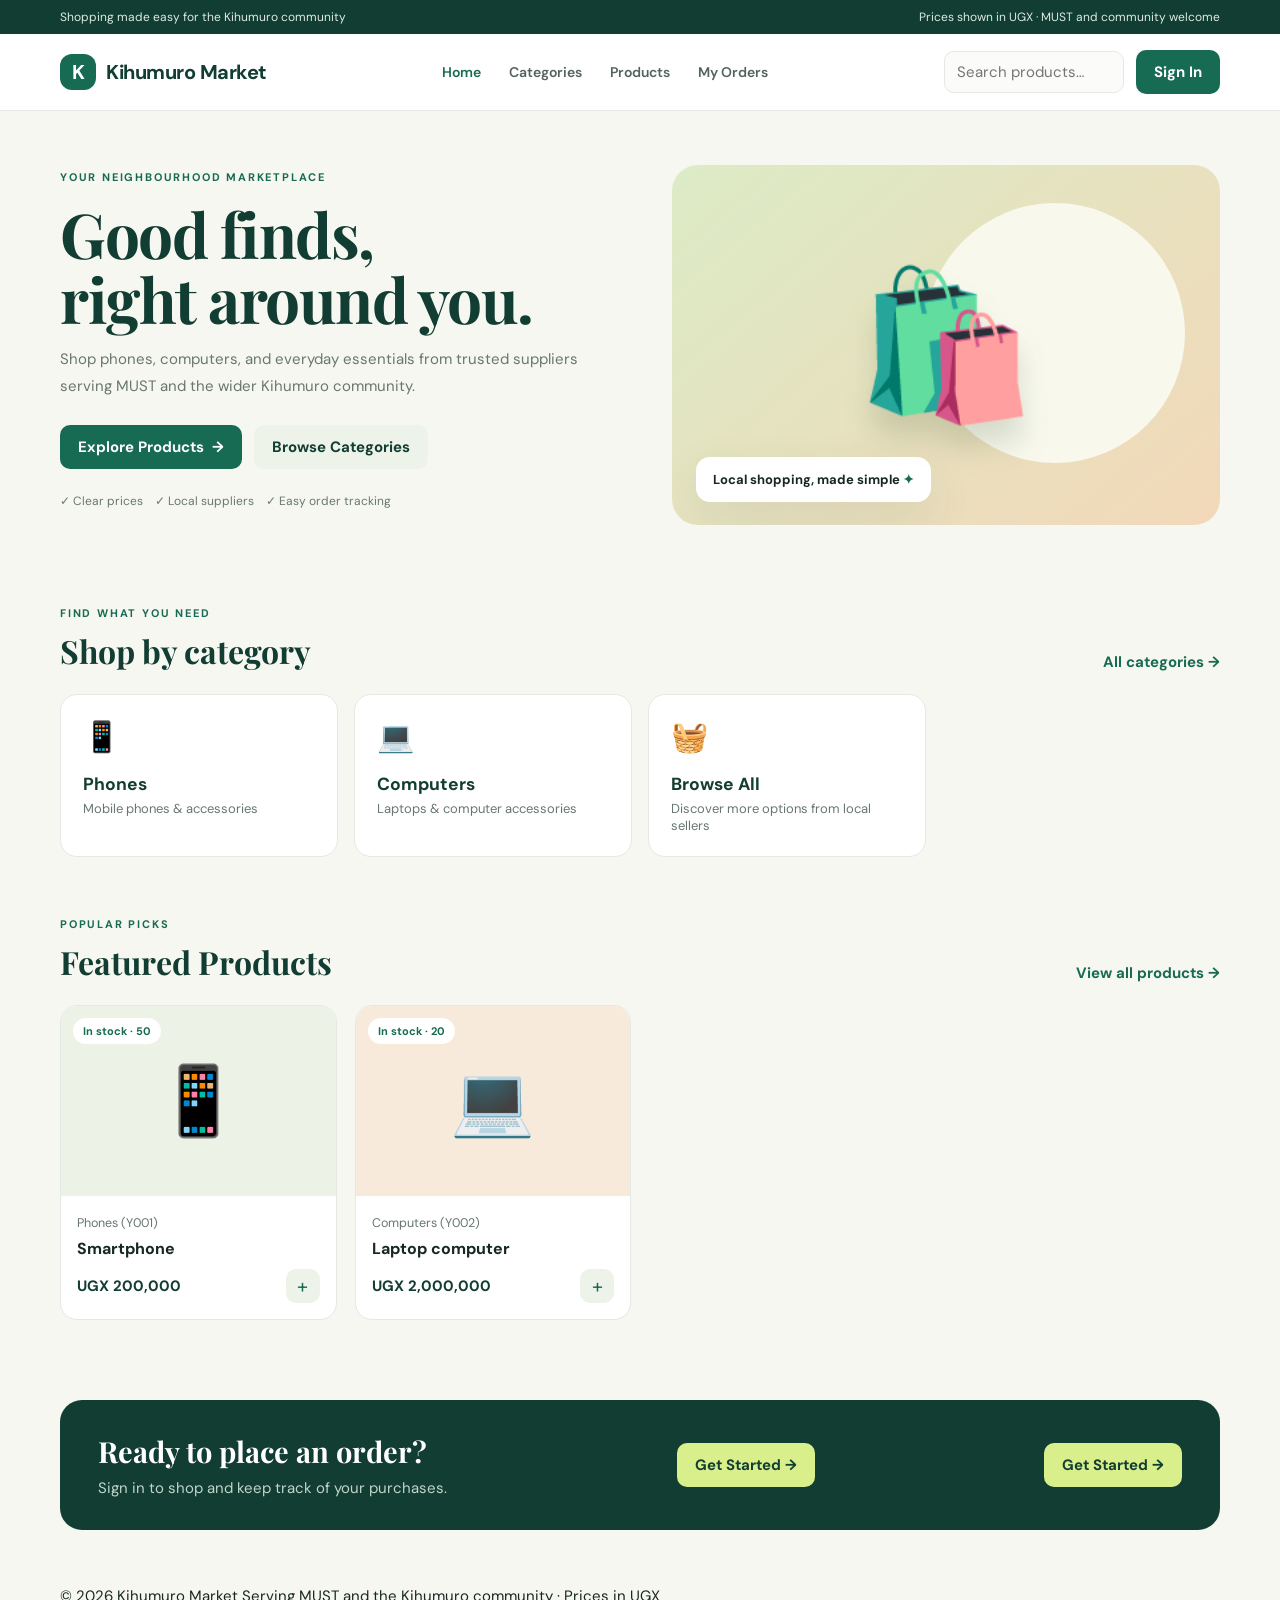
<file: index.html>
<!DOCTYPE html>
<html lang="en">
<head>
  <meta charset="utf-8">
  <meta name="viewport" content="width=device-width, initial-scale=1">
  <title>Kihumuro Market | Home</title>
  <link rel="stylesheet" href="styles.css">
</head>
<body>

  <!-- Topbar Announcement -->
  <div class="topbar">
    <div class="container">
      <span>Shopping made easy for the Kihumuro community</span>
      <span>Prices shown in UGX · MUST and community welcome</span>
    </div>
  </div>

  <!-- Main Navigation Header -->
  <header class="navbar">
    <div class="container navinner">
      <a class="brand" href="index.html"><span class="brand-mark">K</span>Kihumuro Market</a>
      <nav class="navlinks">
        <a class="active" href="index.html">Home</a>
        <a href="categories.html">Categories</a>
        <a href="products.html">Products</a>
        <a href="myorders.html">My Orders</a>
      </nav>
      <div class="navactions">
        <input class="search" type="search" placeholder="Search products…" aria-label="Search products">
        <a class="btn btn-primary" href="login.html">Sign In</a>
      </div>
    </div>
  </header>

  <main>
    <!-- Hero Section -->
    <section class="hero">
      <div class="container hero-grid">
        <div>
          <span class="eyebrow">Your neighbourhood marketplace</span>
          <h1>Good finds,<br>right around you.</h1>
          <p>Shop phones, computers, and everyday essentials from trusted suppliers serving MUST and the wider Kihumuro community.</p>
          <div class="hero-actions">
            <a class="btn btn-primary" href="products.html">Explore Products <span>→</span></a>
            <a class="btn btn-light" href="categories.html">Browse Categories</a>
          </div>
          <p style="font-size:12px; margin-top:22px; color: var(--muted);">✓ Clear prices &nbsp;&nbsp; ✓ Local suppliers &nbsp;&nbsp; ✓ Easy order tracking</p>
        </div>
        <div class="hero-art">
          <div class="basket">🛍️</div>
          <div class="hero-note">Local shopping, made simple <span style="color:var(--green)">✦</span></div>
        </div>
      </div>
    </section>

    <!-- Categories Section -->
    <section class="section">
      <div class="container">
        <div class="section-head">
          <div>
            <span class="eyebrow">Find what you need</span>
            <h2>Shop by category</h2>
          </div>
          <a class="text-link" href="categories.html">All categories →</a>
        </div>
        <div class="category-grid">
          <a class="category-card" href="products.html?category=Y001">
            <span class="category-icon">📱</span>
            <h3>Phones</h3>
            <p>Mobile phones & accessories</p>
          </a>
          <a class="category-card" href="products.html?category=Y002">
            <span class="category-icon">💻</span>
            <h3>Computers</h3>
            <p>Laptops & computer accessories</p>
          </a>
          <a class="category-card" href="categories.html">
            <span class="category-icon">🧺</span>
            <h3>Browse All</h3>
            <p>Discover more options from local sellers</p>
          </a>
        </div>
      </div>
    </section>

    <!-- Popular Picks Section -->
    <section class="section" style="padding-top:0">
      <div class="container">
        <div class="section-head">
          <div>
            <span class="eyebrow">Popular picks</span>
            <h2>Featured Products</h2>
          </div>
          <a class="text-link" href="products.html">View all products →</a>
        </div>
        <div class="product-grid">
          <!-- Product: W001 -->
          <article class="product-card">
            <div class="product-image">
              <span class="badge">In stock · 50</span>📱
            </div>
            <div class="product-info">
              <small>Phones (Y001)</small>
              <h3>Smartphone</h3>
              <div class="product-bottom">
                <span class="price">UGX 200,000</span>
                <button class="add" type="button" aria-label="Add Smartphone to order" onclick="alert('Please sign in to place an order.')">+</button>
              </div>
            </div>
          </article>

          <!-- Product: W002 -->
          <article class="product-card">
            <div class="product-image orange">
              <span class="badge">In stock · 20</span>💻
            </div>
            <div class="product-info">
              <small>Computers (Y002)</small>
              <h3>Laptop computer</h3>
              <div class="product-bottom">
                <span class="price">UGX 2,000,000</span>
                <button class="add" type="button" aria-label="Add Laptop to order" onclick="alert('Please sign in to place an order.')">+</button>
              </div>
            </div>
          </article>
        </div>
      </div>
    </section>

    <!-- Call To Action -->
    <section class="container">
      <div class="banner">
        <div>
          <h2>Ready to place an order?</h2>
          <p>Sign in to shop and keep track of your purchases.</p>
        </div>
        <a class="btn" style="background:var(--lime); color:var(--deep)" href="login.html">Get Started →</a>
        <a class="btn" style="background:var(--lime); color:var(--deep)" href="login.html">Get Started →</a>
      </div>
    </section>
  </main>

  <footer class="foot">
    <div class="container">
      <span>© 2026 Kihumuro Market</span>
      <span>Serving MUST and the Kihumuro community · Prices in UGX</span>
    </div>
  </footer>

</body>
</html>
</file>
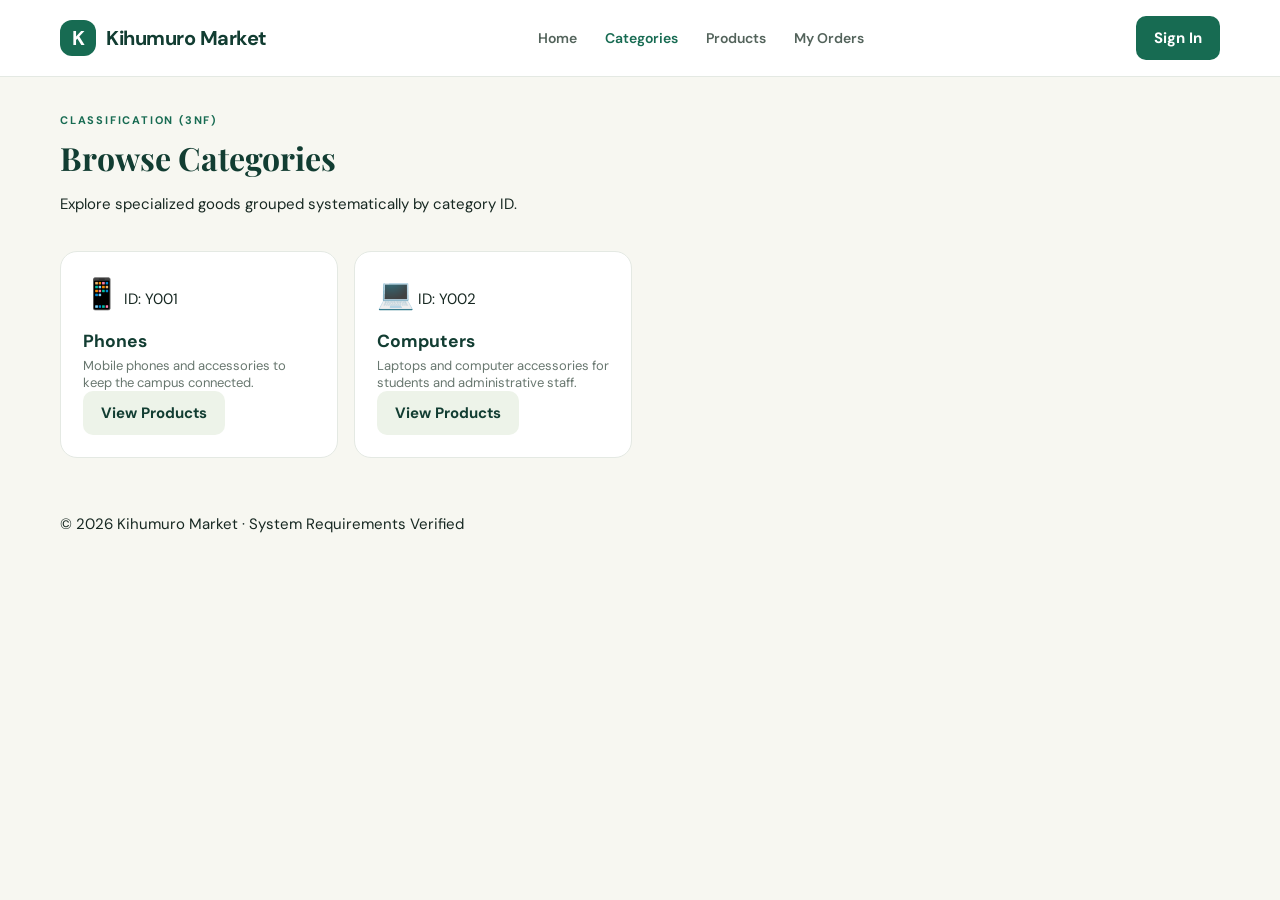
<file: categories.html>
<!DOCTYPE html>
<html lang="en">
<head>
  <meta charset="utf-8">
  <meta name="viewport" content="width=device-width, initial-scale=1">
  <title>Kihumuro Market | Product Categories</title>
  <link rel="stylesheet" href="styles.css">
</head>
<body>

  <header class="navbar">
    <div class="container navinner">
      <a class="brand" href="index.html"><span class="brand-mark">K</span>Kihumuro Market</a>
      <nav class="navlinks">
        <a href="index.html">Home</a>
        <a class="active" href="categories.html">Categories</a>
        <a href="products.html">Products</a>
        <a href="myorders.html">My Orders</a>
      </nav>
      <div class="navactions">
        <a class="btn btn-primary" href="login.html">Sign In</a>
      </div>
    </div>
  </header>

  <main class="container section">
    <div class="section-head">
      <div>
        <span class="eyebrow">Classification (3NF)</span>
        <h2>Browse Categories</h2>
        <p>Explore specialized goods grouped systematically by category ID.</p>
      </div>
    </div>

    <div class="category-grid detailed-grid">
      <!-- Category Y001 -->
      <div class="category-card item-card">
        <div class="card-header-flex">
          <span class="category-icon">📱</span>
          <span class="db-id-tag">ID: Y001</span>
        </div>
        <h3>Phones</h3>
        <p>Mobile phones and accessories to keep the campus connected.</p>
        <a class="btn btn-light card-action-btn" href="products.html?category=Y001">View Products</a>
      </div>

      <!-- Category Y002 -->
      <div class="category-card item-card">
        <div class="card-header-flex">
          <span class="category-icon">💻</span>
          <span class="db-id-tag">ID: Y002</span>
        </div>
        <h3>Computers</h3>
        <p>Laptops and computer accessories for students and administrative staff.</p>
        <a class="btn btn-light card-action-btn" href="products.html?category=Y002">View Products</a>
      </div>
    </div>
  </main>

  <footer class="foot">
    <div class="container">
      <span>© 2026 Kihumuro Market · System Requirements Verified</span>
    </div>
  </footer>

</body>
</html>
</file>
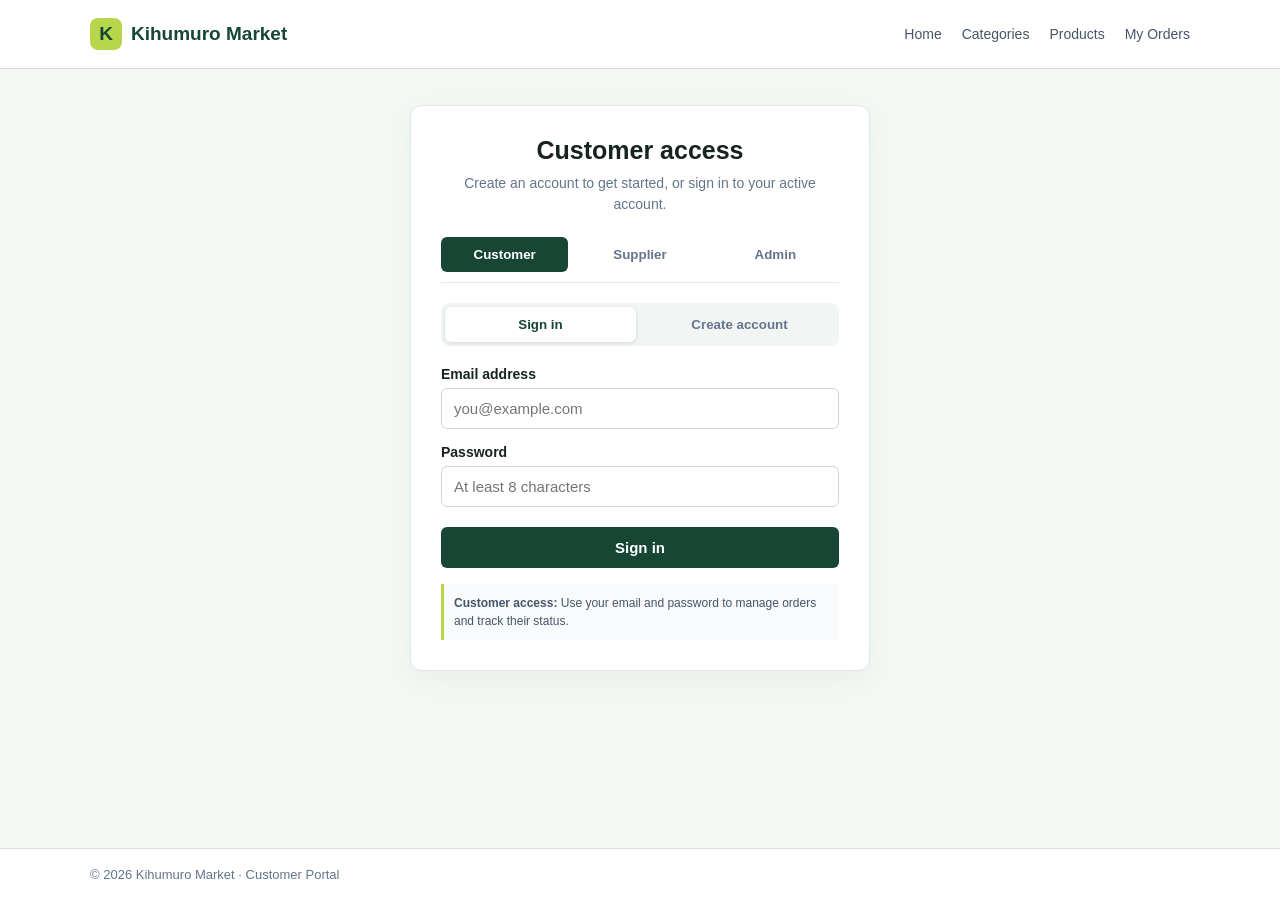
<file: login.html>
<!DOCTYPE html>
<html lang="en">
<head>
  <meta charset="utf-8">
  <meta name="viewport" content="width=device-width, initial-scale=1">
  <title>Kihumuro Market | Customer Portal</title>
  <style>
    :root { --deep: #174734; --lime: #b8d64b; --ink: #17231d; --muted: #64748b; --line: #d8e1dc; }
    * { box-sizing: border-box; }
    body { margin: 0; min-height: 100vh; padding-bottom: 76px; font-family: Arial, sans-serif; color: var(--ink); background: #f4f7f4; }
    .navbar { background: white; border-bottom: 1px solid var(--line); }
    .container { width: min(1100px, calc(100% - 32px)); margin: auto; }
    .navinner { min-height: 68px; display: flex; justify-content: space-between; align-items: center; gap: 20px; }
    .brand { color: var(--deep); font-weight: 700; font-size: 19px; text-decoration: none; display: flex; align-items: center; gap: 9px; }
    .brand-mark { display: grid; place-items: center; width: 32px; height: 32px; border-radius: 8px; background: var(--lime); }
    .navlinks { display: flex; gap: 20px; flex-wrap: wrap; }
    .navlinks a { color: #475569; text-decoration: none; font-size: 14px; }
    main { text-align: center; padding-top: 36px; }
    .login-form-panel { background: #fff; border: 1px solid #e2e8f0; border-radius: 12px; padding: 30px; max-width: 460px; margin: 0 auto; box-shadow: 0 8px 28px #173c2b0b; }
    h1 { font-size: 25px; margin: 0 0 8px; }
    .subtitle { color: var(--muted); margin: 0 0 22px; font-size: 14px; line-height: 1.5; }
    .role-tabs, .mode-tabs { display: flex; gap: 8px; margin-bottom: 20px; border-bottom: 1px solid #e2e8f0; padding-bottom: 10px; }
    .role-tab, .mode-tab { flex: 1; background: transparent; border: 0; padding: 10px 8px; font-weight: 600; cursor: pointer; color: #64748b; border-radius: 6px; }
    .role-tab.active-tab, .mode-tab.active-tab { background: var(--deep); color: white; }
    .mode-tabs { background: #f1f5f3; padding: 4px; border: 0; border-radius: 8px; margin-bottom: 20px; }
    .mode-tabs .mode-tab.active-tab { background: white; color: var(--deep); box-shadow: 0 1px 4px #0002; }
    .form-group { display: flex; flex-direction: column; gap: 6px; margin-bottom: 15px; text-align: left; }
    .form-group label { font-size: 14px; font-weight: 600; }
    .form-group input { padding: 11px 12px; border: 1px solid #cbd5e1; border-radius: 6px; font-size: 15px; width: 100%; }
    .form-group input:focus { outline: 2px solid #b8d64b; border-color: var(--deep); }
    .btn { border: 0; border-radius: 6px; padding: 12px 16px; font-size: 15px; font-weight: 700; cursor: pointer; }
    .btn-primary { background: var(--deep); color: white; width: 100%; margin-top: 5px; }
    .btn-primary:hover { background: #0f3827; }
    .message { display: none; text-align: left; font-size: 14px; line-height: 1.5; padding: 11px 12px; border-radius: 6px; margin: 0 0 16px; }
    .message.error { display: block; color: #991b1b; background: #fef2f2; border: 1px solid #fecaca; }
    .message.success { display: block; color: #166534; background: #f0fdf4; border: 1px solid #bbf7d0; }
    .info-hint-box { font-size: 12px; background: #f8fafc; border-left: 3px solid var(--lime); padding: 10px; margin-top: 16px; color: #475569; text-align: left; line-height: 1.5; }
    .foot { position: fixed; bottom: 0; width: 100%; background: white; border-top: 1px solid var(--line); padding: 18px 0; color: var(--muted); font-size: 13px; }
    [hidden] { display: none !important; }
    @media (max-width: 600px) { .navinner { align-items: flex-start; flex-direction: column; padding: 14px 0; } .navlinks { gap: 13px; } .login-form-panel { padding: 22px 18px; } main { padding-top: 24px; } }
  </style>
</head>
<body>
  <header class="navbar">
    <div class="container navinner">
      <a class="brand" href="index.html"><span class="brand-mark">K</span>Kihumuro Market</a>
      <nav class="navlinks" aria-label="Main navigation">
        <a href="index.html">Home</a><a href="categories.html">Categories</a><a href="products.html">Products</a><a href="myorders.html">My Orders</a>
      </nav>
    </div>
  </header>
  <main class="container">
    <section class="login-form-panel" aria-labelledby="portal-title">
      <h1 id="portal-title">Customer access</h1>
      <p class="subtitle">Create an account to get started, or sign in to your active account.</p>

      <div class="role-tabs" aria-label="Account type">
        <button class="role-tab active-tab" type="button" data-role="Customer" aria-pressed="true">Customer</button>
        <button class="role-tab" type="button" data-role="Supplier" aria-pressed="false">Supplier</button>
        <button class="role-tab" type="button" data-role="Administrator" aria-pressed="false">Admin</button>
      </div>

      <div class="mode-tabs" id="customer-modes" aria-label="Customer account action">
        <button class="mode-tab active-tab" type="button" data-mode="login" aria-pressed="true">Sign in</button>
        <button class="mode-tab" type="button" data-mode="register" aria-pressed="false">Create account</button>
      </div>

      <div id="form-message" class="message" role="status" aria-live="polite"></div>
      <form id="account-form" novalidate>
        <div class="form-group" id="name-group" hidden>
          <label for="customer-name">Full name</label>
          <input type="text" id="customer-name" name="name" autocomplete="name" placeholder="e.g., Amina Nuwagaba">
        </div>
        <div class="form-group">
          <label id="email-label" for="email">Email address</label>
          <input type="email" id="email" name="email" autocomplete="email" placeholder="you@example.com" required>
        </div>
        <div class="form-group">
          <label for="password">Password</label>
          <input type="password" id="password" name="password" autocomplete="current-password" minlength="8" placeholder="At least 8 characters" required>
        </div>
        <div class="form-group" id="confirm-group" hidden>
          <label for="confirm-password">Confirm password</label>
          <input type="password" id="confirm-password" name="confirmPassword" autocomplete="new-password" minlength="8" placeholder="Enter the password again">
        </div>
        <button class="btn btn-primary" id="submit-button" type="submit">Sign in</button>
      </form>
      <div class="info-hint-box" id="hint-msg"><strong>Customer access:</strong> Use your email and password to manage orders and track their status.</div>
    </section>
  </main>
  <footer class="foot"><div class="container">© 2026 Kihumuro Market · Customer Portal</div></footer>

  <script>
    // Front-end demonstration only. Production authentication must use a secure server and database.
    const STORAGE_KEY = 'kihumuro-market-demo-customers';
    let activeRole = 'Customer';
    let activeMode = 'login';
    const form = document.getElementById('account-form');
    const message = document.getElementById('form-message');
    const nameInput = document.getElementById('customer-name');
    const passwordInput = document.getElementById('password');
    const confirmInput = document.getElementById('confirm-password');

    function readCustomers() {
      try { return JSON.parse(localStorage.getItem(STORAGE_KEY) || '[]'); }
      catch { return []; }
    }
    function showMessage(text, kind) {
      message.textContent = text;
      message.className = 'message ' + kind;
    }
    function clearMessage() {
      message.textContent = '';
      message.className = 'message';
    }
    function setMode(mode) {
      activeMode = mode;
      clearMessage();
      document.querySelectorAll('.mode-tab').forEach(button => {
        const selected = button.dataset.mode === mode;
        button.classList.toggle('active-tab', selected);
        button.setAttribute('aria-pressed', String(selected));
      });
      const registering = mode === 'register';
      document.getElementById('name-group').hidden = !registering;
      document.getElementById('confirm-group').hidden = !registering;
      nameInput.required = registering;
      confirmInput.required = registering;
      passwordInput.autocomplete = registering ? 'new-password' : 'current-password';
      document.getElementById('submit-button').textContent = registering ? 'Create customer account' : 'Sign in';
      document.getElementById('portal-title').textContent = registering ? 'Create your account' : 'Customer sign in';
      document.querySelector('.subtitle').textContent = registering
        ? 'Register with your name, email address and a password to get started.'
        : 'Sign in with the email and password for your active account.';
    }
    document.querySelectorAll('.mode-tab').forEach(button => button.addEventListener('click', () => setMode(button.dataset.mode)));

    document.querySelectorAll('.role-tab').forEach(button => button.addEventListener('click', () => {
      activeRole = button.dataset.role;
      document.querySelectorAll('.role-tab').forEach(tab => {
        const selected = tab === button;
        tab.classList.toggle('active-tab', selected);
        tab.setAttribute('aria-pressed', String(selected));
      });
      clearMessage();
      const isCustomer = activeRole === 'Customer';
      document.getElementById('customer-modes').hidden = !isCustomer;
      document.getElementById('name-group').hidden = !isCustomer || activeMode !== 'register';
      document.getElementById('confirm-group').hidden = !isCustomer || activeMode !== 'register';
      nameInput.required = isCustomer && activeMode === 'register';
      confirmInput.required = isCustomer && activeMode === 'register';
      document.getElementById('portal-title').textContent = isCustomer ? (activeMode === 'register' ? 'Create your account' : 'Customer sign in') : activeRole + ' sign in';
      document.querySelector('.subtitle').textContent = isCustomer
        ? (activeMode === 'register' ? 'Register with your name, email address and a password to get started.' : 'Sign in with the email and password for your active account.')
        : 'Enter your authorized ' + activeRole.toLowerCase() + ' credentials to continue.';
      document.getElementById('email-label').textContent = isCustomer ? 'Email address' : activeRole + ' ID or email';
      document.getElementById('email').placeholder = isCustomer ? 'you@example.com' : 'Enter your ' + activeRole.toLowerCase() + ' ID or email';
      document.getElementById('email').type = isCustomer ? 'email' : 'text';
      document.getElementById('submit-button').textContent = isCustomer && activeMode === 'register' ? 'Create customer account' : 'Sign in';
      document.getElementById('hint-msg').innerHTML = isCustomer
        ? '<strong>Customer access:</strong> Use your email and password to manage orders and track their status.'
        : '<strong>' + activeRole + ' access:</strong> Sign-in for this role must be connected to your organization’s authentication service.';
    }));

    form.addEventListener('submit', event => {
      event.preventDefault();
      clearMessage();
      const email = document.getElementById('email').value.trim().toLowerCase();
      const password = passwordInput.value;
      if (!email || !password) return showMessage('Enter your email and password to continue.', 'error');

      if (activeRole !== 'Customer') {
        return showMessage('Supplier and administrator sign-in needs to be connected to the system’s authentication service.', 'error');
      }

      const customers = readCustomers();
      if (activeMode === 'register') {
        const name = nameInput.value.trim();
        if (!name) return showMessage('Enter your full name.', 'error');
        if (password.length < 8) return showMessage('Choose a password with at least 8 characters.', 'error');
        if (password !== confirmInput.value) return showMessage('The passwords do not match. Please try again.', 'error');
        if (customers.some(customer => customer.email === email)) {
          setMode('login');
          return showMessage('An account already exists for this email. Sign in with your password instead.', 'error');
        }
        customers.push({ name, email, password, status: 'active', createdAt: new Date().toISOString() });
        try { localStorage.setItem(STORAGE_KEY, JSON.stringify(customers)); }
        catch { return showMessage('This browser could not save the account. Please enable local storage or connect a secure account service.', 'error'); }
        form.reset();
        setMode('login');
        return showMessage('Your customer account has been created. You can now sign in.', 'success');
      }

      const customer = customers.find(entry => entry.email === email && entry.status === 'active');
      if (!customer || customer.password !== password) {
        return showMessage('We could not find an active account with those details. Check your email and password, or create an account.', 'error');
      }
      sessionStorage.setItem('kihumuro-market-demo-session', JSON.stringify({ email: customer.email, name: customer.name }));
      showMessage('Welcome back, ' + customer.name + '! You are signed in.', 'success');
    });
  </script>
</body>
</html>
</file>
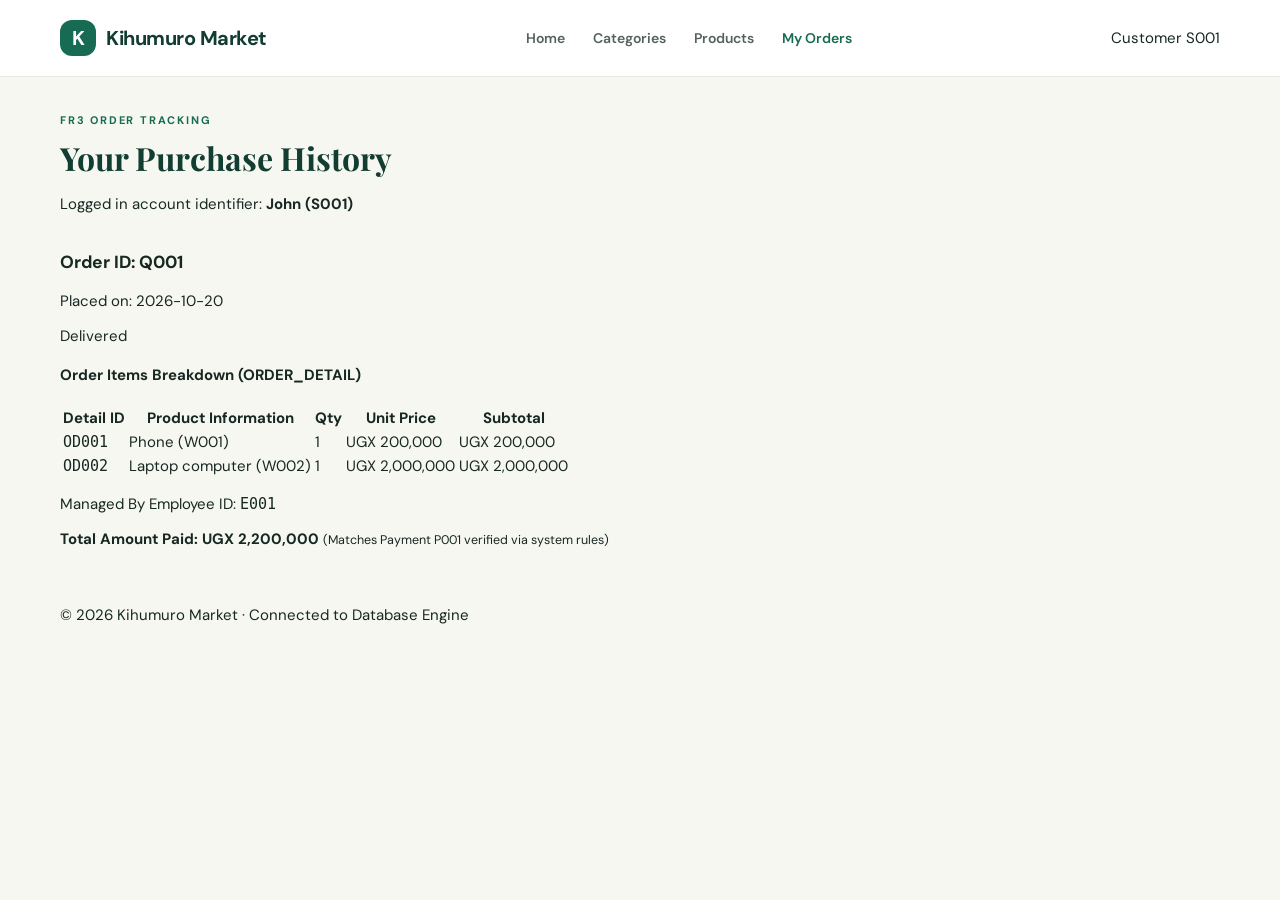
<file: myorders.html>
<!DOCTYPE html>
<html lang="en">
<head>
  <meta charset="utf-8">
  <meta name="viewport" content="width=device-width, initial-scale=1">
  <title>Kihumuro Market | My Orders</title>
  <link rel="stylesheet" href="styles.css">
</head>
<body>

  <header class="navbar">
    <div class="container navinner">
      <a class="brand" href="index.html"><span class="brand-mark">K</span>Kihumuro Market</a>
      <nav class="navlinks">
        <a href="index.html">Home</a>
        <a href="categories.html">Categories</a>
        <a href="products.html">Products</a>
        <a class="active" href="myorders.html">My Orders</a>
      </nav>
      <div class="navactions">
        <span class="user-profile-badge">Customer S001</span>
      </div>
    </div>
  </header>

  <main class="container section">
    <div class="section-head">
      <div>
        <span class="eyebrow">FR3 Order Tracking</span>
        <h2>Your Purchase History</h2>
        <p>Logged in account identifier: <strong>John (S001)</strong></p>
      </div>
    </div>

    <!-- Active Orders Container -->
    <div class="orders-list-wrapper">
      
      <!-- Order Entry 1 (Q001) -->
      <div class="order-transaction-card">
        <div class="order-main-header">
          <div>
            <h3>Order ID: <span class="highlight-text">Q001</span></h3>
            <p class="order-timestamp">Placed on: 2026-10-20</p>
          </div>
          <div>
            <span class="status-badge status-delivered">Delivered</span>
          </div>
        </div>

        <!-- ORDER_DETAIL Sub-Table -->
        <div class="details-table-container">
          <h4>Order Items Breakdown (ORDER_DETAIL)</h4>
          <table class="data-table">
            <thead>
              <tr>
                <th>Detail ID</th>
                <th>Product Information</th>
                <th>Qty</th>
                <th>Unit Price</th>
                <th>Subtotal</th>
              </tr>
            </thead>
            <tbody>
              <tr>
                <td><code>OD001</code></td>
                <td>Phone (W001)</td>
                <td>1</td>
                <td>UGX 200,000</td>
                <td>UGX 200,000</td>
              </tr>
              <tr>
                <td><code>OD002</code></td>
                <td>Laptop computer (W002)</td>
                <td>1</td>
                <td>UGX 2,000,000</td>
                <td>UGX 2,000,000</td>
              </tr>
            </tbody>
          </table>
        </div>

        <div class="order-summary-footer">
          <p>Managed By Employee ID: <code>E001</code></p>
          <div class="total-financials">
            <strong>Total Amount Paid: UGX 2,200,000</strong>
            <small class="db-proof-note">(Matches Payment P001 verified via system rules)</small>
          </div>
        </div>
      </div>

    </div>
  </main>

  <footer class="foot">
    <div class="container">
      <span>© 2026 Kihumuro Market · Connected to Database Engine</span>
    </div>
  </footer>

</body>
</html>
</file>
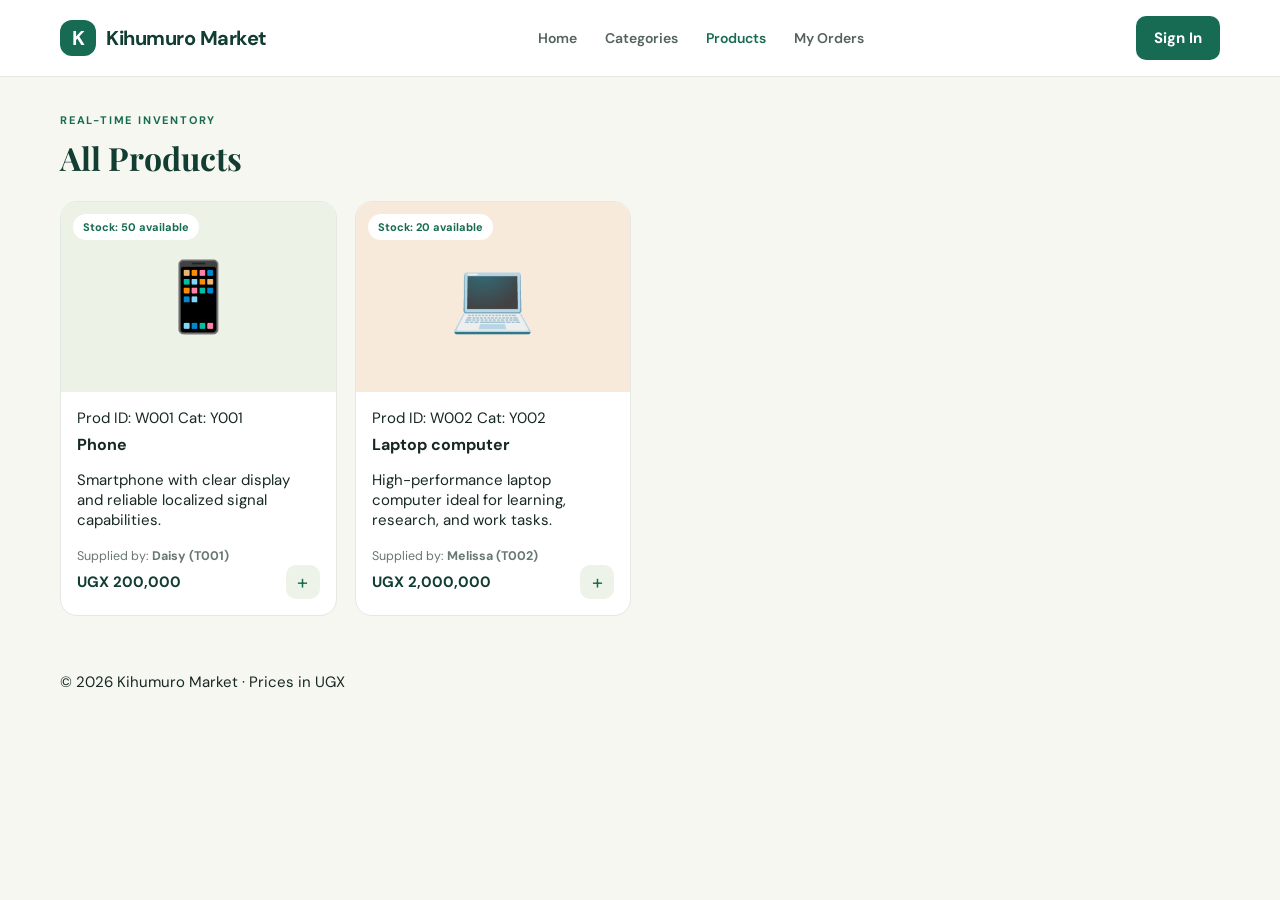
<file: products.html>
<!DOCTYPE html>
<html lang="en">
<head>
  <meta charset="utf-8">
  <meta name="viewport" content="width=device-width,initial-scale=1">
  <title>Kihumuro Market | Marketplace Products</title>
  <link rel="stylesheet" href="styles.css">
</head>
<body>

  <header class="navbar">
    <div class="container navinner">
      <a class="brand" href="index.html"><span class="brand-mark">K</span>Kihumuro Market</a>
      <nav class="navlinks">
        <a href="index.html">Home</a>
        <a href="categories.html">Categories</a>
        <a class="active" href="products.html">Products</a>
        <a href="myorders.html">My Orders</a>
      </nav>
      <div class="navactions">
        <a class="btn btn-primary" href="login.html">Sign In</a>
      </div>
    </div>
  </header>

  <main class="container section">
    <div class="section-head">
      <div>
        <span class="eyebrow">Real-Time Inventory</span>
        <h2>All Products</h2>
      </div>
    </div>

    <div class="product-grid text-left">
      <!-- Product W001 -->
      <article class="product-card structured-card">
        <div class="product-image">
          <span class="badge">Stock: 50 available</span>📱
        </div>
        <div class="product-info">
          <div class="metadata-row">
            <span class="db-tag-pill">Prod ID: W001</span>
            <span class="db-tag-pill">Cat: Y001</span>
          </div>
          <h3>Phone</h3>
          <p class="product-desc">Smartphone with clear display and reliable localized signal capabilities.</p>
          <div class="supplier-attribution">
            <small>Supplied by: <strong>Daisy (T001)</strong></small>
          </div>
          <div class="product-bottom">
            <span class="price">UGX 200,000</span>
            <button class="add" type="button" onclick="alert('Sign in required to order.')">+</button>
          </div>
        </div>
      </article>

      <!-- Product W002 -->
      <article class="product-card structured-card">
        <div class="product-image orange">
          <span class="badge">Stock: 20 available</span>💻
        </div>
        <div class="product-info">
          <div class="metadata-row">
            <span class="db-tag-pill">Prod ID: W002</span>
            <span class="db-tag-pill">Cat: Y002</span>
          </div>
          <h3>Laptop computer</h3>
          <p class="product-desc">High-performance laptop computer ideal for learning, research, and work tasks.</p>
          <div class="supplier-attribution">
            <small>Supplied by: <strong>Melissa (T002)</strong></small>
          </div>
          <div class="product-bottom">
            <span class="price">UGX 2,000,000</span>
            <button class="add" type="button" onclick="alert('Sign in required to order.')">+</button>
          </div>
        </div>
      </article>
    </div>
  </main>

  <footer class="foot">
    <div class="container">
      <span>© 2026 Kihumuro Market · Prices in UGX</span>
    </div>
  </footer>

</body>
</html>
</file>
<file: styles.css>
@import url('https://fonts.googleapis.com/css2?family=DM+Sans:wght@400;500;600;700&family=Playfair+Display:wght@600;700&display=swap');

/* ==========================================================================
   1. ROOT VARIABLES & BASE STYLES
   ========================================================================== */
:root {
  --green: #176b52;
  --deep: #123d32;
  --lime: #d9ef8b;
  --cream: #f7f7f1;
  --ink: #172822;
  --muted: #68776f;
  --line: #e4e9e3;
  --white: #fff;
  --orange: #ed9b51;
  --shadow: 0 18px 50px rgba(18, 61, 50, .09);
}

* {
  box-sizing: border-box;
}

body {
  margin: 0;
  background: var(--cream);
  color: var(--ink);
  font: 15px 'DM Sans', sans-serif;
}

a {
  color: inherit;
  text-decoration: none;
}

button,
input,
select {
  font: inherit;
}

/* ==========================================================================
   2. LAYOUT & GLOBAL COMPONENTS
   ========================================================================== */
.container {
  width: min(1160px, calc(100% - 40px));
  margin: auto;
}

.eyebrow {
  text-transform: uppercase;
  letter-spacing: 1.8px;
  font-size: 11px;
  color: var(--green);
  font-weight: 700;
}

.badge {
  position: absolute;
  left: 12px;
  top: 12px;
  background: white;
  border-radius: 20px;
  padding: 6px 10px;
  font-size: 11px;
  font-weight: 700;
  color: var(--green);
}

.text-link {
  color: var(--green);
  font-weight: 700;
}

.muted {
  color: var(--muted);
}

/* Buttons */
.btn {
  display: inline-flex;
  align-items: center;
  justify-content: center;
  gap: 8px;
  border: 0;
  border-radius: 10px;
  padding: 12px 18px;
  font-weight: 700;
  cursor: pointer;
}

.btn-primary {
  background: var(--green);
  color: white;
}

.btn-primary:hover {
  background: var(--deep);
}

.btn-light {
  background: #edf3e9;
  color: var(--deep);
}

.btn-outline {
  background: transparent;
  border: 1px solid #b9c9bd;
  color: var(--deep);
}

/* Form Fields & Controls */
.field {
  display: block;
  margin: 15px 0;
}

.field span {
  display: block;
  font-size: 13px;
  font-weight: 700;
  margin-bottom: 7px;
}

.field input {
  width: 100%;
  border: 1px solid #dbe3da;
  border-radius: 10px;
  padding: 13px 14px;
  outline: none;
}

.field input:focus {
  border-color: var(--green);
  box-shadow: 0 0 0 3px #176b521a;
}

.select {
  padding: 10px 12px;
  border: 1px solid var(--line);
  background: white;
  border-radius: 10px;
  color: var(--ink);
}

.chip {
  border: 1px solid var(--line);
  background: white;
  padding: 9px 14px;
  border-radius: 24px;
  color: #53635b;
  font-size: 13px;
  font-weight: 600;
}

.chip.active {
  background: var(--deep);
  color: white;
  border-color: var(--deep);
}

/* ==========================================================================
   3. NAVIGATION & HEADER
   ========================================================================== */
.topbar {
  background: var(--deep);
  color: #dcebe2;
  font-size: 12px;
  padding: 9px 0;
}

.topbar .container {
  display: flex;
  justify-content: space-between;
  gap: 12px;
}

.navbar {
  background: var(--white);
  border-bottom: 1px solid var(--line);
  position: sticky;
  top: 0;
  z-index: 5;
}

.navinner {
  height: 76px;
  display: flex;
  align-items: center;
  justify-content: space-between;
  gap: 28px;
}

.brand {
  font-weight: 700;
  font-size: 20px;
  letter-spacing: -.5px;
  display: flex;
  align-items: center;
  gap: 10px;
  color: var(--deep);
}

.brand-mark {
  width: 36px;
  height: 36px;
  border-radius: 12px;
  background: var(--green);
  color: white;
  display: grid;
  place-items: center;
  font-weight: 700;
}

.navlinks {
  display: flex;
  align-items: center;
  gap: 28px;
  color: #53635b;
  font-weight: 600;
  font-size: 14px;
}

.navlinks a:hover,
.navlinks a.active {
  color: var(--green);
}

.navactions {
  display: flex;
  align-items: center;
  gap: 12px;
}

.search {
  border: 1px solid var(--line);
  border-radius: 10px;
  padding: 10px 12px;
  width: 180px;
  background: #fbfcf9;
}

/* ==========================================================================
   4. PAGE SECTIONS & HERO
   ========================================================================== */
.page-head {
  padding: 46px 0 24px;
}

.page-title {
  font: 700 clamp(38px, 5vw, 62px)/1.05 'Playfair Display', serif;
  letter-spacing: -1.5px;
  color: var(--deep);
  margin: 15px 0;
  font-size: 46px;
}

.toolbar {
  display: flex;
  justify-content: space-between;
  gap: 12px;
  align-items: center;
  margin: 10px 0 24px;
}

.filter-row {
  display: flex;
  gap: 8px;
  flex-wrap: wrap;
}

/* Hero Section */
.hero {
  padding: 54px 0 45px;
}

.hero-grid {
  display: grid;
  grid-template-columns: 1fr .95fr;
  gap: 36px;
  align-items: center;
}

.hero h1 {
  font: 700 clamp(38px, 5vw, 62px)/1.05 'Playfair Display', serif;
  letter-spacing: -1.5px;
  color: var(--deep);
  margin: 15px 0;
}

.hero p,
.lead {
  color: var(--muted);
  line-height: 1.75;
  max-width: 520px;
}

.hero-actions {
  display: flex;
  gap: 12px;
  margin-top: 26px;
}

.hero-art {
  min-height: 360px;
  border-radius: 26px;
  background: linear-gradient(140deg, #dcebc6, #f2d8b8);
  position: relative;
  overflow: hidden;
  display: grid;
  place-items: center;
}

.hero-art:before {
  content: '';
  position: absolute;
  width: 260px;
  height: 260px;
  border-radius: 50%;
  background: #f8f8ed;
  right: 35px;
  top: 38px;
}

.hero-art .basket {
  position: relative;
  font-size: 145px;
  filter: drop-shadow(0 22px 14px #45613a30);
  z-index: 1;
}

.hero-note {
  position: absolute;
  bottom: 23px;
  left: 24px;
  background: white;
  padding: 14px 17px;
  border-radius: 14px;
  box-shadow: var(--shadow);
  font-size: 13px;
  font-weight: 700;
}

/* General Sections */
.section {
  padding: 32px 0 56px;
}

.section-head {
  display: flex;
  justify-content: space-between;
  align-items: end;
  margin-bottom: 22px;
}

.section-head h2 {
  font: 700 32px 'Playfair Display', serif;
  color: var(--deep);
  margin: 7px 0 0;
}

/* ==========================================================================
   5. CARDS & GRIDS (CATEGORIES & PRODUCTS)
   ========================================================================== */
/* Categories */
.category-grid {
  display: grid;
  grid-template-columns: repeat(4, 1fr);
  gap: 16px;
}

.category-card {
  background: white;
  border: 1px solid var(--line);
  border-radius: 17px;
  padding: 22px;
  min-height: 155px;
  transition: .2s;
}

.category-card:hover {
  transform: translateY(-3px);
  box-shadow: var(--shadow);
}

.category-icon {
  font-size: 30px;
}

.category-card h3 {
  margin: 17px 0 5px;
  color: var(--deep);
}

.category-card p {
  color: var(--muted);
  font-size: 13px;
  margin: 0;
}

/* Products */
.product-grid {
  display: grid;
  grid-template-columns: repeat(4, 1fr);
  gap: 18px;
}

.product-card {
  background: #fff;
  border: 1px solid var(--line);
  border-radius: 17px;
  overflow: hidden;
  transition: .2s;
}

.product-card:hover {
  transform: translateY(-3px);
  box-shadow: var(--shadow);
}

.product-image {
  height: 190px;
  display: grid;
  place-items: center;
  background: #edf2e7;
  font-size: 68px;
  position: relative;
}

.product-image.orange { background: #f8eadb; }
.product-image.blue   { background: #e2edf0; }
.product-image.pink   { background: #f4e6e8; }

.product-info {
  padding: 16px;
}

.product-info small {
  color: var(--muted);
}

.product-info h3 {
  font-size: 16px;
  margin: 6px 0 10px;
}

.product-bottom {
  display: flex;
  align-items: center;
  justify-content: space-between;
}

.price {
  font-weight: 700;
  color: var(--deep);
}

.add {
  width: 34px;
  height: 34px;
  border: 0;
  border-radius: 10px;
  background: #edf3e9;
  color: var(--green);
  font-size: 20px;
  cursor: pointer;
}

/* Promotional Banner */
.banner {
  background: var(--deep);
  color: white;
  border-radius: 22px;
  padding: 32px 38px;
  display: flex;
  align-items: center;
  justify-content: space-between;
  margin: 24px 0 56px;
}

.banner h2 {
  font: 700 29px 'Playfair Display', serif;
  margin: 0 0 8px;
}

.banner p {
  color: #c2d5ca;
  margin: 0;
}

/* ==========================================================================
   6. TABLES & DATA DATA
   ========================================================================== */
.table-wrap {
  overflow: auto;
  background: white;
  border: 1px solid var(--line);
  border-radius: 16px;
}

.orders {
  width: 100%;
  border-collapse: collapse;
  min-width: 650px;
}

.orders th,
.orders td {
  text-align: left;
  padding: 17px 19px;
  border-bottom: 1px solid var(--line);
}

.orders th {
  font-size: 11px;
  letter-spacing: .8px;
  text-transform: uppercase;
  color: var(--muted);
  background: #fafbf8;
}

.orders tr:last-child td {
  border-bottom: 0;
}

.status {
  display: inline-block;
  border-radius: 20px;
  padding: 6px 10px;
  font-size: 12px;
  font-weight: 700;
}

.delivered  { background: #e4f4e8; color: #237447; }
.processing { background: #fff0d9; color: #996414; }
.pending    { background: #e7eefb; color: #375e9c; }

.detail {
  color: var(--green);
  font-weight: 700;
}

/* ==========================================================================
   7. AUTHENTICATION (LOGIN SHELL)
   ========================================================================== */
.login-shell {
  min-height: calc(100vh - 122px);
  display: grid;
  grid-template-columns: 1fr 1fr;
  align-items: stretch;
}

.login-aside {
  background: var(--deep);
  color: white;
  padding: 72px max(40px, calc((100vw - 1160px) / 2));
  padding-right: 55px;
  display: flex;
  flex-direction: column;
  justify-content: center;
}

.login-aside h1 {
  font: 700 48px/1.08 'Playfair Display', serif;
  margin: 16px 0;
}

.login-aside p {
  color: #c2d5ca;
  line-height: 1.8;
  max-width: 420px;
}

.login-benefit {
  margin-top: 26px;
  display: flex;
  gap: 12px;
</file>
